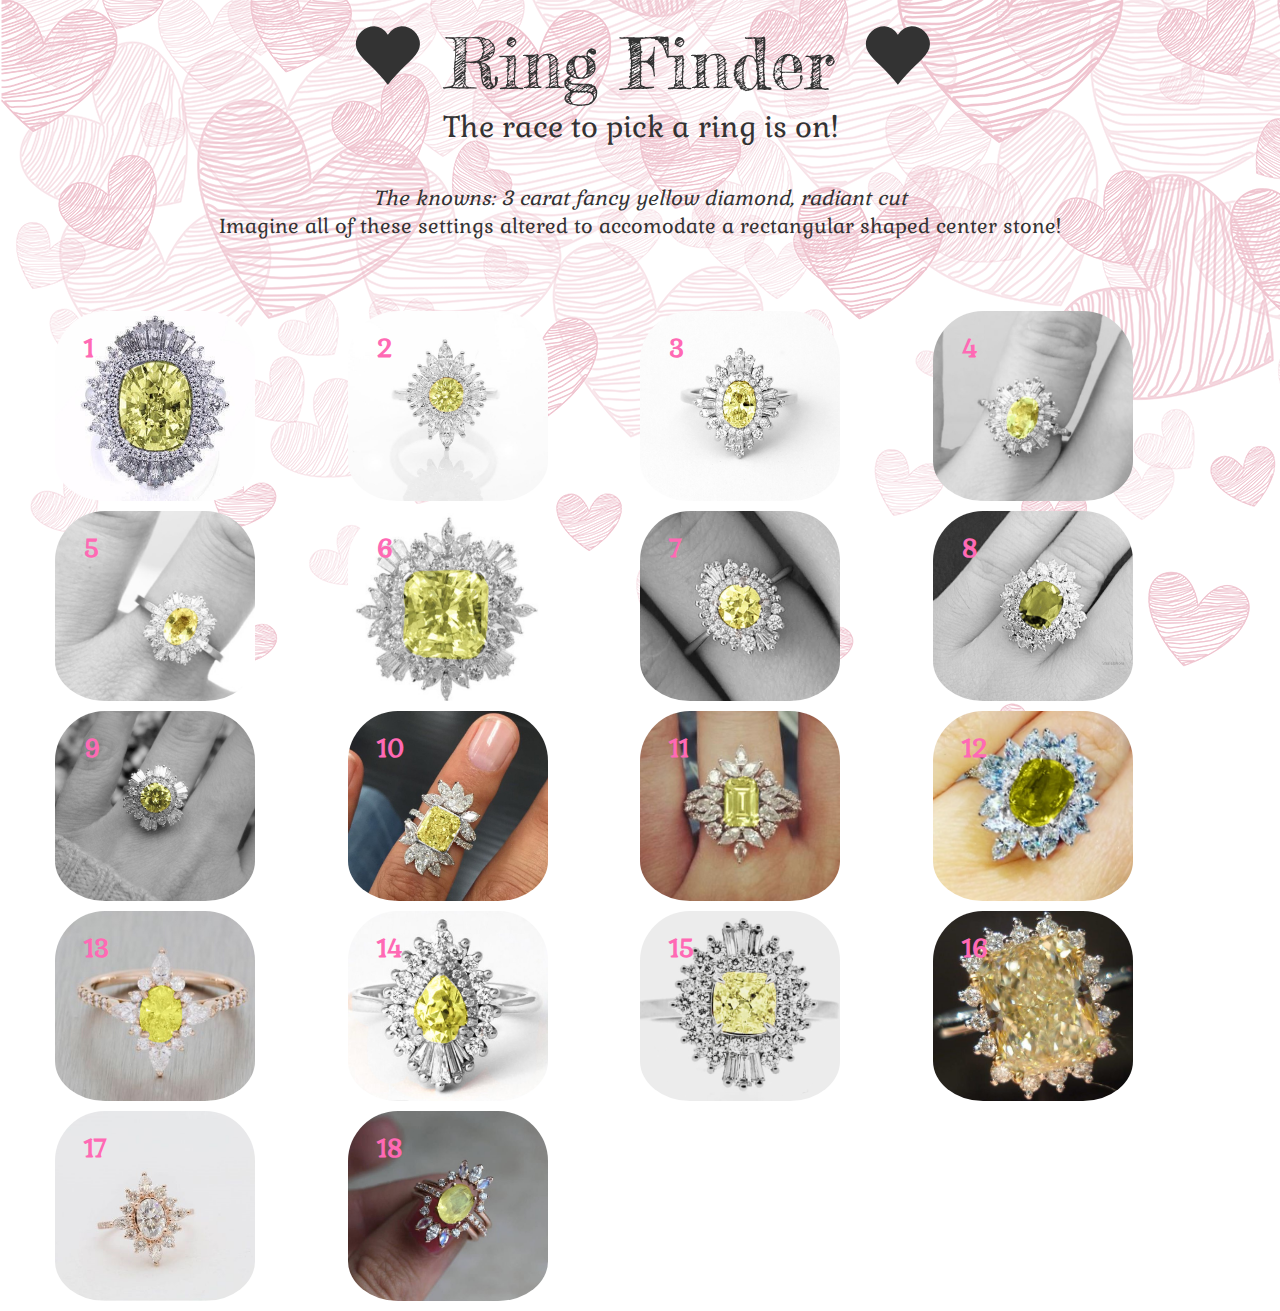
<file: index.html>
<!doctype html>
<html lang="en">
  <head>
    <meta charset="utf-8">
    <meta name="viewport" content="width=device-width, initial-scale=1">
    <link rel="stylesheet" href="//maxcdn.bootstrapcdn.com/bootstrap/3.3.7/css/bootstrap.min.css">
    <link rel="stylesheet" href="css/styles.css">
    <link href="https://fonts.googleapis.com/css?family=Homemade+Apple|Fredericka+the+Great|Domine|Slabo+27px|Gabriela" rel="stylesheet">
    <title>Ring Finder</title>
  </head>
  <body ng-app="ringfinder" ng-strict-di>

    <h1><span class="glyphicon glyphicon-heart"></span> Ring Finder <span class="glyphicon glyphicon-heart"></span></h1>
    <h3>The race to pick a ring is on!</h3>
    <br><br>
    <p><i>The knowns: 3 carat fancy yellow diamond, radiant cut</i><br>
    Imagine all of these settings altered to accomodate a rectangular shaped center stone!</p>

    <br><br><br>
    <ui-view>
      <div class="text-center initial-loading">
        <h2>Loading Site...</h2>
      </div>
    </ui-view>

    <!-- Libs -->
    <script src="//ajax.googleapis.com/ajax/libs/jquery/3.3.1/jquery.min.js"></script>
    <script src="//maxcdn.bootstrapcdn.com/bootstrap/3.3.7/js/bootstrap.min.js"></script>
    <script src="lib/angular.min.js"></script>
    <script src="lib/angular-ui-router.min.js"></script>

    <!-- Main RingFinder Module -->
    <script src="src/ringfinder.module.js"></script>

    <!-- Common Module -->
    <script src="src/common/common.module.js"></script>
    <script src="src/common/loading/loading.component.js"></script>
    <script src="src/common/loading/loading.interceptor.js"></script>

    <!-- Public Module -->
    <script src="src/public/public.module.js"></script>
    <script src="src/public/public.routes.js"></script>

    <!-- Scripts -->
    <script src="js/button.js"></script>

  </body>
</html>
</file>
<file: css/styles.css>
body {
	font-family: "Gabriela"; 
	text-align: center;
	background-repeat: no-repeat;
	background-image: linear-gradient(to bottom, rgba(255,255,255,0.7) 0%,rgba(255,255,255,0.7) 100%), url("../images/bg.png");
}

h1 {
	font-family: "Fredericka the Great";
	font-size: 70px;
}

h3 {
	font-size: 29px;
	padding: 0;
	margin: 0;
	border: 0;
}

p {
	font-size: 20px;
}

#section {
	text-align: center;
	float: right;
}

.img {
	margin: 0;
}

.thmb {
	text-align: center;
	position: relative;
	display: inline-block;
	border-radius: 25%;
	object-fit: cover;
	border-width: 0px;
	padding: 0;
}

.rings {
	display: block;
	margin: 0;
	padding: 0px;
	padding-bottom: 10px;
	height: 200px;
	width: 200px;
	text-align: center;
	border-radius: 25%;
	object-fit: cover;
}

.top-left {
	position: absolute;
	top: 10%;
	left: 10%;
	font-size: 25px;
	color: hotpink;
	font-weight: bold;
}

.carousel-inner > .item > img {
    margin: 0 auto;
}

.footer > a:link, .footer > a:hover, .footer > a:active, .footer > a:visited {
	color: hotpink;
	font-size: 26px;
	font-style: italic;
}

.footer {
	padding: 10px;
}



@media(max-width: 768px) {
	h1 {
		font-size: 40pt;
	}
	h3 {
		font-size: 20px;
	}
	p {
		font-size: 15px;
	}
	.modal-lg {
	    width: 70%; /* respsonsive width */
    	margin-left:6%; /* width/2)  */
	}
	.footer > a:link, .footer > a:hover, .footer > a:active, .footer > a:visited {
		font-size: 20px;
	}
}


@media(max-width: 480px) {
	h1 {
		font-size: 30pt;
	}
	h3 {
		font-size: 20px;
	}
	p {
		font-size: 15px;
	}
	.thmb {
		left: 20%;
	}
	.modal-lg {
	    width: 70%; /* respsonsive width */
    	margin-left:6%; /* width/2)  */
	}
	.footer > a:link, .footer > a:hover, .footer > a:active, .footer > a:visited {
		font-size: 18px;
	}

}





/*
 * Basic button style
 */
.btn {
  box-shadow: 1px 1px 0 rgba(255,255,255,0.5) inset;
  border-radius: 3px;
  border: 1px solid;
  display: inline-block;
  height: 18px;
  line-height: 18px;
  padding: 0 8px;
  position: relative;

  font-size: 12px;
  text-decoration: none;
  text-shadow: 0 1px 0 rgba(255,255,255,0.5);
}
/*
 * Counter button style
 */
.btn-counter { margin-right: 39px; }
.btn-counter:after,
.btn-counter:hover:after { text-shadow: none; }
.btn-counter:after {
  border-radius: 3px;
  border: 1px solid #d3d3d3;
  background-color: #eee;
  padding: 0 8px;
  color: #777;
  content: attr(data-count);
  left: 100%;
  margin-left: 8px;
  margin-right: -13px;
  position: absolute;
  top: -1px;
}
.btn-counter:before {
  transform: rotate(45deg);
  filter: progid:DXImageTransform.Microsoft.Matrix(M11=0.7071067811865476, M12=-0.7071067811865475, M21=0.7071067811865475, M22=0.7071067811865476, sizingMethod='auto expand');

  background-color: #eee;
  border: 1px solid #d3d3d3;
  border-right: 0;
  border-top: 0;
  content: '';
  position: absolute;
  right: -13px;
  top: 5px;
  height: 6px;
  width: 6px;
  z-index: 1;
  zoom: 1;
}
/*
 * Custom styles
 */
.btn {
  background-color: #dbdbdb;
  border-color: #bbb;
  color: #666;
}
.btn:hover,
.btn.active {
  text-shadow: 0 1px 0 #b12f27;
  background-color: #f64136;
  border-color: #b12f27;
}
.btn:active { box-shadow: 0 0 5px 3px rgba(0,0,0,0.2) inset; }
.btn span { color: #f64136; }
.btn:hover, .btn:hover span,
.btn.active, .btn.active span { color: #eeeeee; }
.btn:active span {
  color: #b12f27;
  text-shadow: 0 1px 0 rgba(255,255,255,0.3);
}
</file>
